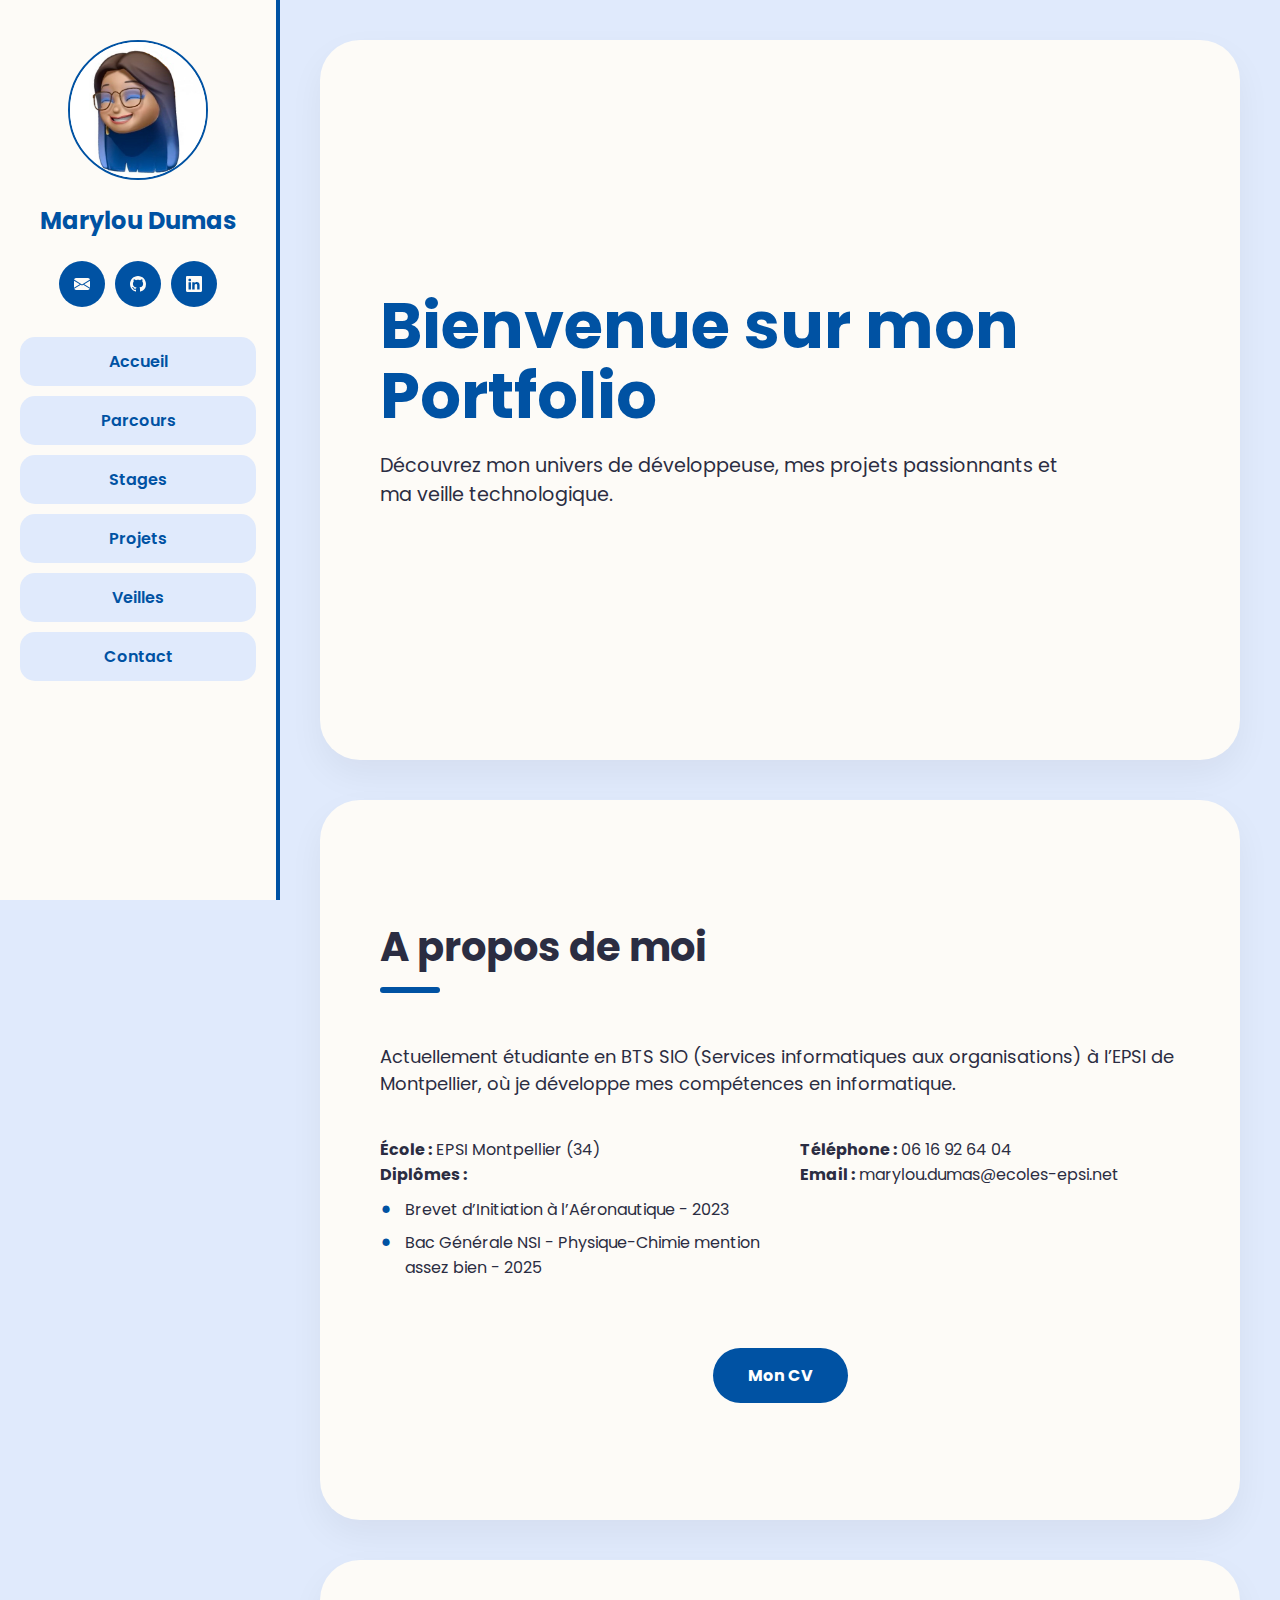
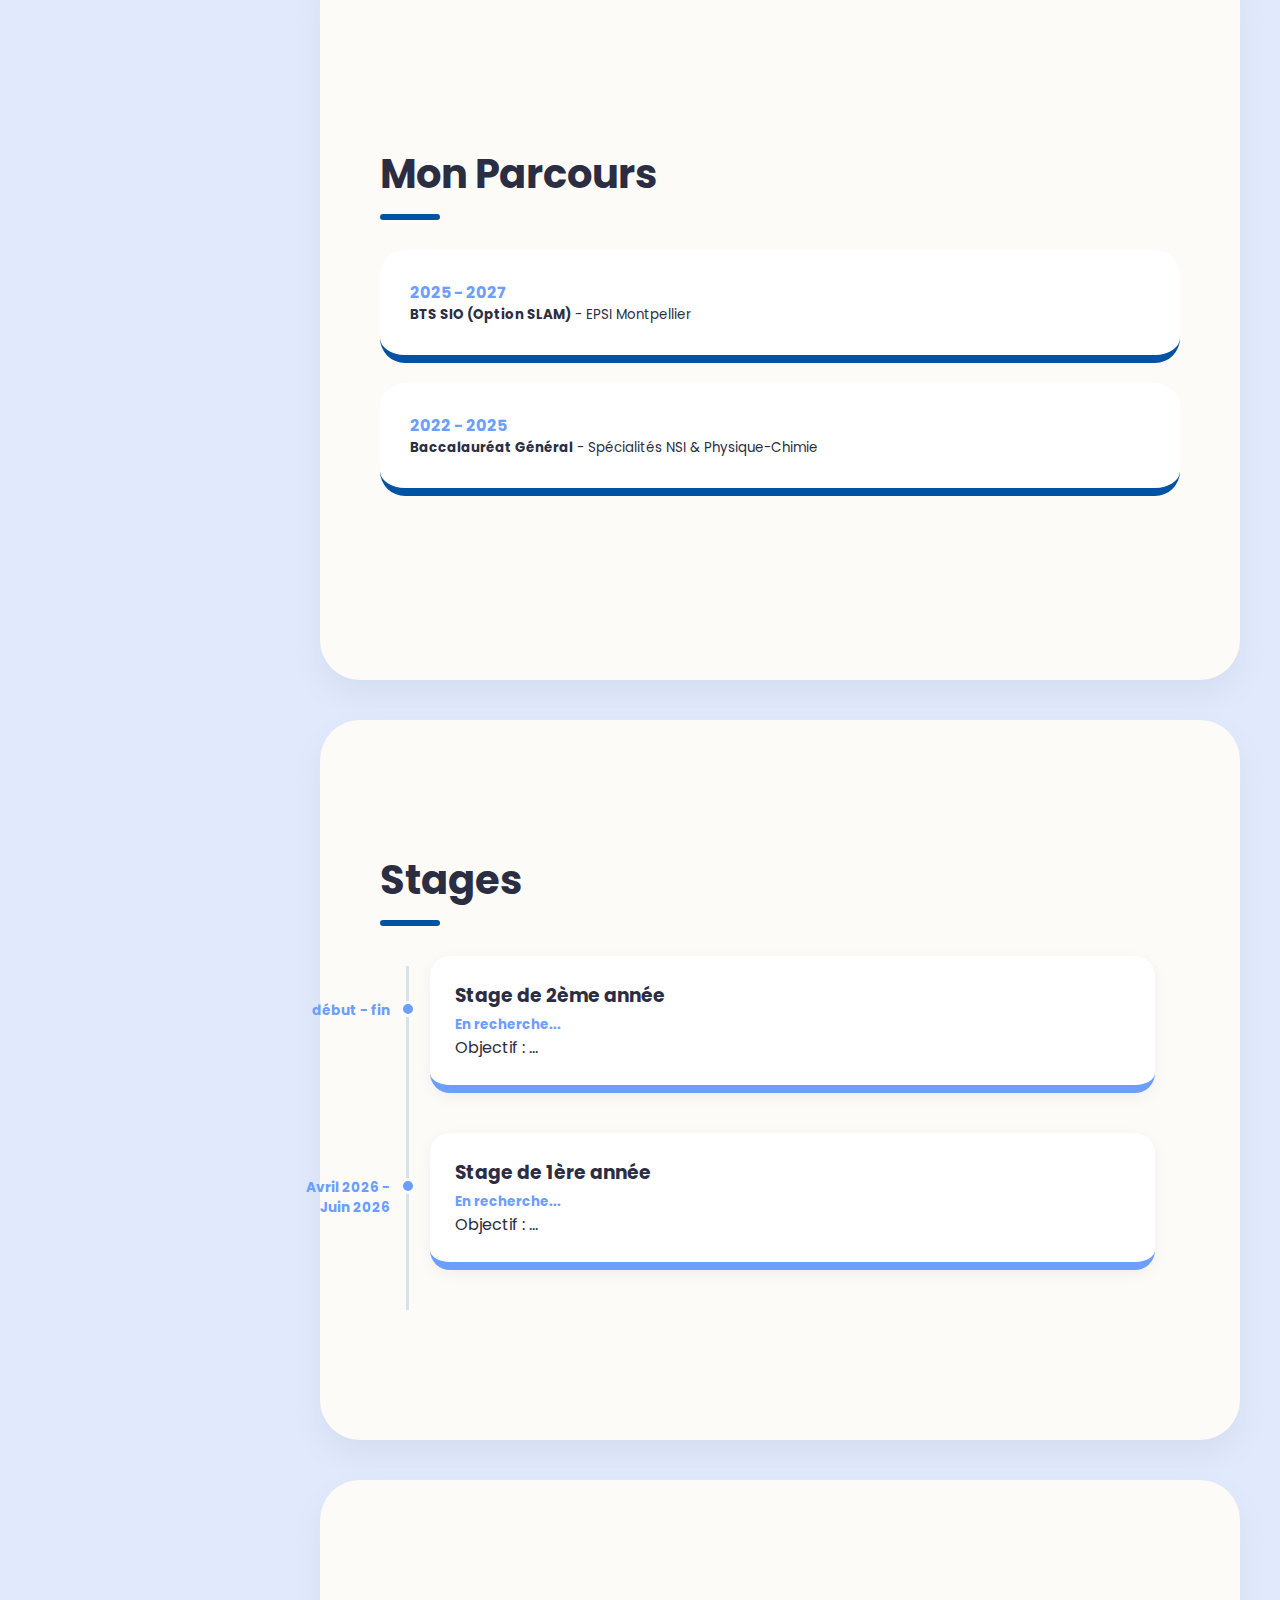
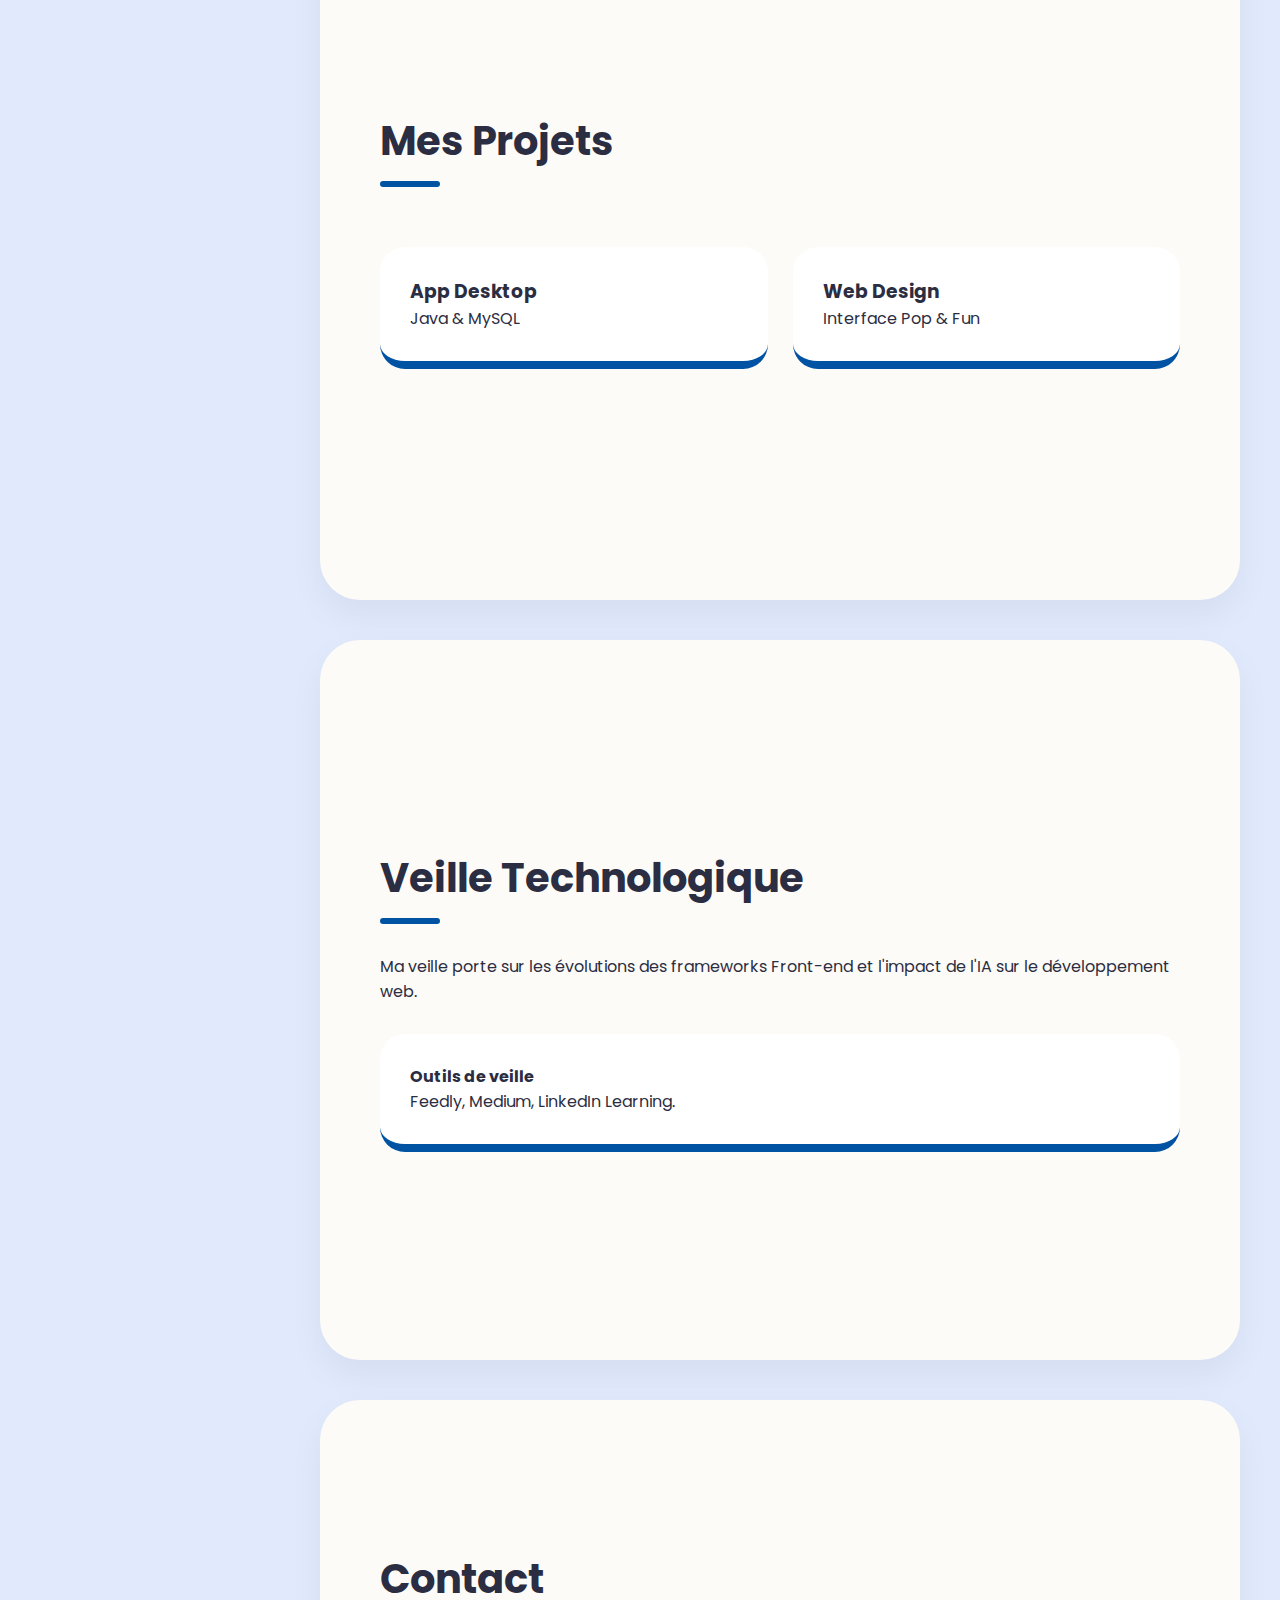
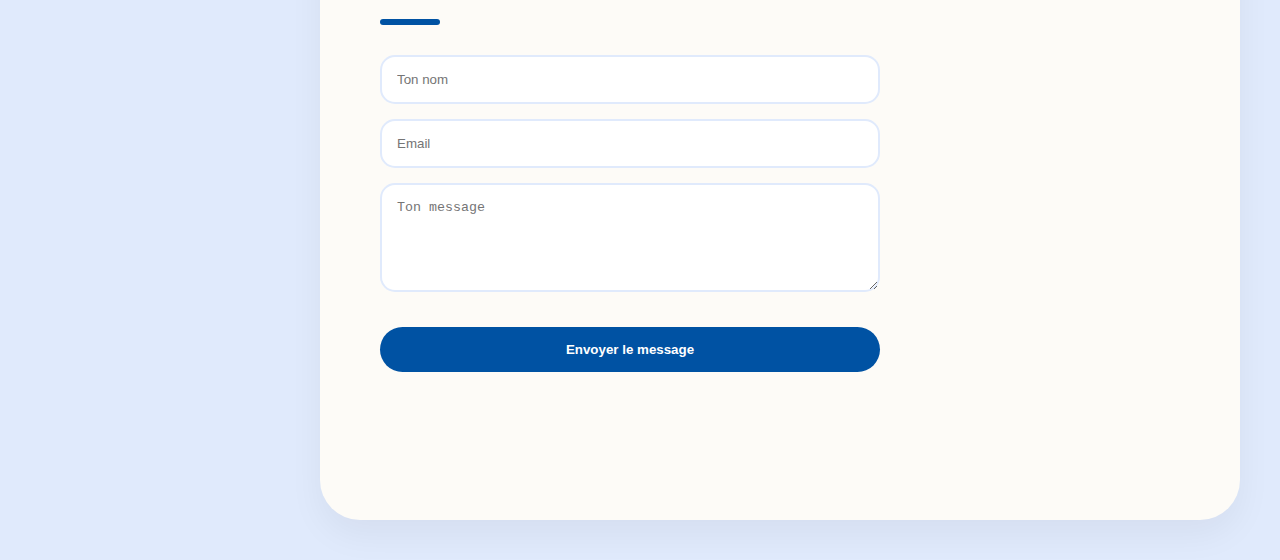
<file: index.html>
<!DOCTYPE html>
<html lang="fr">
<head>
    <meta charset="UTF-8">
    <title>Marylou Dumas | Portfolio</title>
    <link rel="stylesheet" href="style.css">
    <link href="https://fonts.googleapis.com/css2?family=Poppins:wght@400;600;800&display=swap" rel="stylesheet">
</head>
<body>

    <nav>
        <img src="/img/pp.png" alt="Photo de Marylou Dumas" class="profile-pic">
        <h3 style="color: var(--navy-blue); font-size: x-large; margin-top: 8px;">Marylou Dumas</h3>
        <div id="bouton-contact">
            <button class="lien" onclick="window.location.href='mailto:marylou.dumas@ecoles-epsi.net'">
                <svg xmlns="http://www.w3.org/2000/svg" width="16" height="16" fill="currentColor" class="bi bi-envelope-fill" viewBox="0 0 16 16">
                    <path d="M.05 3.555A2 2 0 0 1 2 2h12a2 2 0 0 1 1.95 1.555L8 8.414zM0 4.697v7.104l5.803-3.558zM6.761 8.83l-6.57 4.027A2 2 0 0 0 2 14h12a2 2 0 0 0 1.808-1.144l-6.57-4.027L8 9.586zm3.436-.586L16 11.801V4.697z"/>
                </svg>
            </button>
            <button class="lien" onclick="window.open('https://github.com/marylou014/', '_blank')"> 
                <svg xmlns="http://www.w3.org/2000/svg" width="16" height="16" fill="currentColor" class="bi bi-github" viewBox="0 0 16 16">
                    <path d="M8 0C3.58 0 0 3.58 0 8c0 3.54 2.29 6.53 5.47 7.59.4.07.55-.17.55-.38 0-.19-.01-.82-.01-1.49-2.01.37-2.53-.49-2.69-.94-.09-.23-.48-.94-.82-1.13-.28-.15-.68-.52-.01-.53.63-.01 1.08.58 1.23.82.72 1.21 1.87.87 2.33.66.07-.52.28-.87.51-1.07-1.78-.2-3.64-.89-3.64-3.95 0-.87.31-1.59.82-2.15-.08-.2-.36-1.02.08-2.12 0 0 .67-.21 2.2.82.64-.18 1.32-.27 2-.27s1.36.09 2 .27c1.53-1.04 2.2-.82 2.2-.82.44 1.1.16 1.92.08 2.12.51.56.82 1.27.82 2.15 0 3.07-1.87 3.75-3.65 3.95.29.25.54.73.54 1.48 0 1.07-.01 1.93-.01 2.2 0 .21.15.46.55.38A8.01 8.01 0 0 0 16 8c0-4.42-3.58-8-8-8"/>
                </svg>
            </button>
            <button class="lien" onclick="window.open('https://www.linkedin.com/in/marylou-dumas-8b20b33b3', '_blank')">
                <svg xmlns="http://www.w3.org/2000/svg" width="16" height="16" fill="currentColor" class="bi bi-linkedin" viewBox="0 0 16 16">
                    <path d="M0 1.146C0 .513.526 0 1.175 0h13.65C15.474 0 16 .513 16 1.146v13.708c0 .633-.526 1.146-1.175 1.146H1.175C.526 16 0 15.487 0 14.854zm4.943 12.248V6.169H2.542v7.225zm-1.2-8.212c.837 0 1.358-.554 1.358-1.248-.015-.709-.52-1.248-1.342-1.248S2.4 3.226 2.4 3.934c0 .694.521 1.248 1.327 1.248zm4.908 8.212V9.359c0-.216.016-.432.08-.586.173-.431.568-.878 1.232-.878.869 0 1.216.662 1.216 1.634v3.865h2.401V9.25c0-2.22-1.184-3.252-2.764-3.252-1.274 0-1.845.7-2.165 1.193v.025h-.016l.016-.025V6.169h-2.4c.03.678 0 7.225 0 7.225z"/>
                </svg>
            </button>
            

        </div>
        <ul class="nav-links">
            <li><a href="#moi">Accueil</a></li>
            <li><a href="#parcours">Parcours</a></li>
            <li><a href="#stages">Stages</a></li>
            <li><a href="#projets">Projets</a></li>
            <li><a href="#veille">Veilles</a></li>
            <li><a href="#contact">Contact</a></li>
        </ul>
    </nav>

    <div class="main-content">
        <section id="accueil" class="section-card">
            <h1>Bienvenue sur mon Portfolio</h1>
            <p style="font-size: 1.2rem; margin-top: 20px; max-width: 700px;">
                Découvrez mon univers de développeuse, mes projets passionnants et ma veille technologique.
            </p>
        </section>
        <section id="moi" class="section-card" data-include="sections/moi.html"></section>
        <section id="parcours" class="section-card" data-include="sections/parcours.html"></section>
        <section id="stages" class="section-card" data-include="sections/stage.html"></section>
        <section id="projets" class="section-card" data-include="sections/projets.html"></section>
        <section id="veille" class="section-card" data-include="sections/veilles.html"></section>
        <section id="contact" class="section-card" data-include="sections/contact.html"></section>
    </div>

    <div id="modal" class="modal">
        <div class="modal-content">
            <span class="close" onclick="closeModal()">&times;</span>
            <h2 id="modalTitle"></h2>
            <p id="modalBody"></p>
        </div>
    </div>

    <script src="script.js"></script>
</body>
</html>
</file>
<file: style.css>
:root {
    --sand: #FDFBF7;
    --navy-blue: #0052a3;
    --soft-blue: #E0EAFC;
    --pop-blue: #6b9efd;
    --dark: #2B2D42;
    --sidebar-width: 280px;
}

* {
    margin: 0;
    padding: 0;
    box-sizing: border-box;
}

html {
    scroll-behavior: smooth;
}

body {
    font-family: 'Poppins', sans-serif;
    background-color: var(--soft-blue);
    /* Le fond derrière la carte */
    color: var(--dark);
    display: block;
    overflow-x: hidden;
}

/* --- ACCUEIL --- */
.acceuil {
    height: 100vh;
    width: 100%;
    display: flex;
    flex-direction: column;
    justify-content: center;
    align-items: center;
    text-align: center;
    background-color: var(--sand);
    position: relative;
    z-index: 101;
    /* Au-dessus du nav */
}

h1 {
    font-size: 4rem;
    color: var(--navy-blue);
    line-height: 1.1;
}

/* --- SIDEBAR (NAV) --- */
nav {
    width: var(--sidebar-width);
    height: 100vh;
    background: var(--sand);
    position: fixed;
    top: 0;
    left: 0;
    display: flex;
    flex-direction: column;
    align-items: center;
    padding: 40px 20px;
    border-right: 4px solid var(--navy-blue);
    z-index: 100;
    /* Un cran en dessous de l'accueil */
}

/* --- CONTENEUR DE SCROLL --- */
.main-content {
    margin-left: var(--sidebar-width);
    width: calc(100% - var(--sidebar-width));
    padding: 40px;
    display: flex;
    flex-direction: column;
    align-items: center;
    gap: 40px;

}

.profile-pic {
    width: 140px;
    height: 140px;
    border-radius: 50%;
    border: 2px solid var(--navy-blue);
    margin-bottom: 15px;
    object-fit: cover;
    transition: 0.3s;
}

.lien {
    display: inline-flex;
    padding: 15px 15px;
    background-color: var(--navy-blue);
    color: var(--sand);
    text-decoration: none;
    border-radius: 50px;
    margin-top: 20px;
    transition: 0.3s;
    border: none;
    cursor: pointer;
    align-items: center;
    justify-content: center;
}

.lien:hover {
    background: var(--soft-blue);
    transform: scale(1.05);
    border: var(--navy-blue) 2px solid;
    color: var(--navy-blue);
}

#bouton-contact {
    display: flex;
    justify-content: center;
    align-items: center;
    margin-top: 3px;
    width: 100%;
    gap: 10px;
}


.nav-links {
    list-style: none;
    width: 100%;
    margin-top: 20px;
}

.nav-links li {
    margin: 10px 0;
}

.nav-links a {
    text-decoration: none;
    background-color: var(--soft-blue);
    border-radius: 5px;
    color: var(--navy-blue);
    font-weight: 600;
    display: block;
    padding: 12px;
    border-radius: 15px;
    text-align: center;
    transition: 0.3s;
}

.nav-links a:hover {
    background: var(--navy-blue);
    color: white;
}

.section-card {
    background: var(--sand);
    width: 100%;
    max-width: 1000px;
    padding: 60px;
    border-radius: 40px;
    box-shadow: 0 15px 35px rgba(0, 0, 0, 0.05);
    min-height: 80vh;
    /* Chaque section prend presque tout l'écran */
    display: flex;
    flex-direction: column;
    justify-content: center;
}

h2 {
    font-size: 2.5rem;
    margin-bottom: 30px;
    position: relative;
}

h2::after {
    content: '';
    display: block;
    width: 60px;
    height: 6px;
    background: var(--navy-blue);
    margin-top: 10px;
    border-radius: 10px;
}

/* --- GRILLES PROJETS & STAGES --- */
.grid {
    display: grid;
    grid-template-columns: repeat(auto-fit, minmax(280px, 1fr));
    gap: 25px;
    margin-top: 30px;
}

.card {
    background: white;
    padding: 30px;
    border-radius: 25px;
    border-bottom: 8px solid var(--navy-blue);
    transition: 0.4s cubic-bezier(0.175, 0.885, 0.32, 1.275);
    cursor: pointer;
}

.card:hover {
    transform: translateY(-10px);
    box-shadow: 0 20px 40px rgba(54, 54, 120, 0.2);
}

/* --- pop up --- */
.modal {
    display: none;
    position: fixed;
    z-index: 1000;
    left: 0;
    top: 0;
    width: 100%;
    height: 100%;
    background: rgba(26, 42, 68, 0.8);
    backdrop-filter: blur(8px);
    justify-content: center;
    align-items: center;
}

.modal-content {
    background: var(--sand);
    padding: 50px;
    border-radius: 35px;
    max-width: 700px;
    width: 90%;
    position: relative;
    animation: pop 0.3s ease;
}

@keyframes pop {
    from {
        transform: scale(0.9);
        opacity: 0;
    }

    to {
        transform: scale(1);
        opacity: 1;
    }
}

.close {
    position: absolute;
    right: 30px;
    top: 20px;
    font-size: 30px;
    cursor: pointer;
    color: var(--navy-blue);
}

.btn {
    display: inline-block;
    padding: 15px 35px;
    background: var(--navy-blue);
    color: white;
    text-decoration: none;
    border-radius: 50px;
    font-weight: bold;
    margin-top: 20px;
    transition: 0.3s;
    border: none;
    cursor: pointer;
}

.btn:hover {
    background: var(--dark);
    transform: scale(1.05);
}

.titre-popup {
    color: var(--pop-blue);
    font-size: x-large;
    margin-bottom: 20px;
}

.btn-container-popup {
    display: flex;
    justify-content: center;
    align-items: center;
    margin-top: 10px;
    width: 100%;
    gap: 10px;
}

.btn-docs {
    display: inline-block;
    padding: 15px 35px;
    background: var(--navy-blue);
    color: white;
    text-decoration: none;
    border-radius: 50px;
    font-weight: bold;
    margin-top: 20px;
    transition: 0.3s;
    border: none;
    cursor: pointer;
    align-items: center;
    justify-content: center;
}

.btn-docs:hover {
    background: var(--soft-blue);
    transform: scale(1.05);
    border: var(--navy-blue) 2px solid;
    color: var(--navy-blue);
}

.btn-demo {
    display: inline-block;
    padding: 15px 35px;
    background: var(--soft-blue);
    color: var(--navy-blue);
    text-decoration: none;
    border-radius: 50px;
    font-weight: bold;
    margin-top: 20px;
    transition: 0.3s;
    border: none;
    cursor: pointer;
    align-items: center;
    justify-content: center;
}

.btn-demo:hover {
    transform: scale(1.05);
    border: var(--navy-blue) 2px solid;
}

.btn-git {
    display: inline-flex;
    padding: 12px 25px;
    background-color: var(--dark);
    color: var(--sand);
    text-decoration: none;
    border-radius: 50px;
    margin-top: 20px;
    transition: 0.3s;
    border: none;
    cursor: pointer;
    align-items: center;
    justify-content: center;
}

.btn-git:hover {
    background: var(--soft-blue);
    transform: scale(1.05);
    border: var(--navy-blue) 2px solid;
    color: var(--navy-blue);
}


/* --- Spécifique pour les sections --- */

/* --- SECTION MOI --- */
/* Alignement côte à côte */
.info {
    display: flex;
    gap: 40px;
    /* Espace entre les deux colonnes */
    margin-top: 20px;
    flex-wrap: wrap;
    /* Pour que ça passe l'un sous l'autre sur petit écran */
}

.un,
.deux {
    flex: 1;
    /* prend la même largeur */
    min-width: 250px;
    /* Largeur minimum avant de passer à la ligne */
}

#diplome {
    list-style-type: none;
    padding-left: 0;
    margin-top: 10px;
}

#diplome li {
    position: relative;
    padding-left: 25px;
    margin-bottom: 8px;
}

/* On ajoute des puces bleues personnalisées */
#diplome li::before {
    content: "•";
    color: var(--navy-blue);
    font-weight: bold;
    font-size: 1.5rem;
    position: absolute;
    left: 0;
    top: -5px;
}

.btn-container {
    display: flex;
    justify-content: center;
    align-items: center;
    margin-top: 40px;
    width: 100%;
}

.btn-cv {
    display: inline-block;
    padding: 15px 35px;
    background: var(--navy-blue);
    color: white;
    text-decoration: none;
    border-radius: 50px;
    font-weight: bold;
    margin-top: 20px;
    transition: 0.3s;
    border: none;
    cursor: pointer;
    align-items: center;
    justify-content: center;
}

.btn-cv:hover {
    background: var(--soft-blue);
    transform: scale(1.05);
    border: var(--navy-blue) 2px solid;
    color: var(--navy-blue);
}

/* --- SECTION PARCOURS (ET LES TIMELINES)  --- */

/* On s'assure que le container laisse assez de place à gauche pour la date */
.timeline-column {
    width: 100%;
    max-width: 750px;
    position: relative;
    padding-left: 25px;
    /* Augmenté pour laisser de la place à la date à gauche */
    margin: 0 auto;
}

/* La ligne verticale décalée pour correspondre au nouveau padding */
.timeline-column::before {
    content: '';
    position: absolute;
    left: 1px;
    /* Aligné avec les points */
    top: 10px;
    bottom: 0;
    width: 3px;
    background: var(--navy-blue);
    opacity: 0.15;
}

.timeline-item {
    position: relative;
    margin-bottom: 40px;
    width: 100%;
}

/* La date positionnée à gauche de la ligne */
.timeline-date {
    position: absolute;
    left: -150px;
    /* Pousse la date à gauche de la ligne */
    top: 45px;
    /* Aligné avec le haut de la carte */
    width: 110px;
    /* Largeur fixe pour un alignement propre */
    text-align: right;
    font-size: 0.85rem;
    font-weight: bold;
    color: var(--navy-blue);
}

.date-pro {
    color: var(--pop-blue);
}

/* Le point sur la ligne */
.timeline-dot {
    position: absolute;
    left: -30px;
    /* Ajusté par rapport au padding-left de la colonne */
    top: 45px;
    width: 16px;
    height: 16px;
    background: var(--navy-blue);
    border-radius: 50%;
    border: 3px solid white;
    z-index: 2;
}

.dot-pro {
    background: var(--pop-blue);
}

/* La carte reste centrée par rapport à la colonne */
.timeline-card {
    background: white;
    padding: 25px;
    border-radius: 20px;
    border-bottom: 6px solid var(--navy-blue);
    box-shadow: 0 4px 15px rgba(0, 0, 0, 0.05);
    width: 100%;
    box-sizing: border-box;
}

.card-pro {
    border-bottom: 8px solid var(--pop-blue) !important;
}

.lieux {
    color: var(--navy-blue);
    margin-top: 5px;
    font-size: smaller;
}

.lieux-pro {
    color: var(--pop-blue);
    margin-top: 5px;
    font-size: smaller;
}

#parcours p,
#stage p {
    font-size: smaller;
}

/* --- */
#bts-sio::before {
    content: '';
    display: block;
    width: 60px;
    height: 6px;
    background: var(--navy-blue);
    margin-bottom: 15px;
    border-radius: 10px;
}

.titre-option {
    color: var(--navy-blue);
    margin-bottom: 8px;
}

#SISR,
#SLAM {
    background-color: var(--soft-blue);
    border-radius: 10px;
    padding: 20px;
}

/* Conteneur des deux options */
.option {
    display: flex;
    gap: 20px;
    /* Espace entre les deux cartes */
    margin-top: 30px;
    justify-content: space-between;
}

/* Style commun aux cartes SISR et SLAM */
.option-card {
    flex: 1;
    /* Pour qu'elles fassent la même largeur */
    background: white;
    padding: 15px;
    border-radius: 25px;
    box-shadow: 0 10px 30px rgba(0, 0, 0, 0.05);
    transition: transform 0.3s ease;
}

.option-card:hover {
    transform: translateY(-5px);
}

/* --- SECTION VEILLE  --- */
.card-veille {
    background: white;
    padding: 30px;
    border-radius: 25px;
    border-bottom: 8px solid var(--navy-blue);
    transition: 0.4s cubic-bezier(0.175, 0.885, 0.32, 1.275);
    cursor: pointer;
}

#veille-titre {
    color: var(--navy-blue);
    font-size: larger;
    margin-bottom: 10px;
}

/* --- SECTION CONTACT  --- */
.contact-container {
    width: 100%;
    display: flex;
    flex-direction: column;
    align-items: center;
    /* Garde le titre au centre */
}

.contact-form {
    display: flex;
    flex-direction: column;
    gap: 15px;
    width: 100%;
    /* Prend toute la largeur du parent */
    box-sizing: border-box;
    /* Évite que les paddings ne fassent déborder */
}

/* Style des champs pour qu'ils soient propres sur toute la largeur */
.contact-form input,
.contact-form textarea {
    width: 100%;
    padding: 15px;
    border-radius: 15px;
    border: 2px solid var(--soft-blue);
    background-color: white;
    box-sizing: border-box;
    /* Crucial pour la largeur 100% */
}

.contact-form .btn {
    width: 100%;
    /* Le bouton prend aussi toute la largeur */
}
</file>
